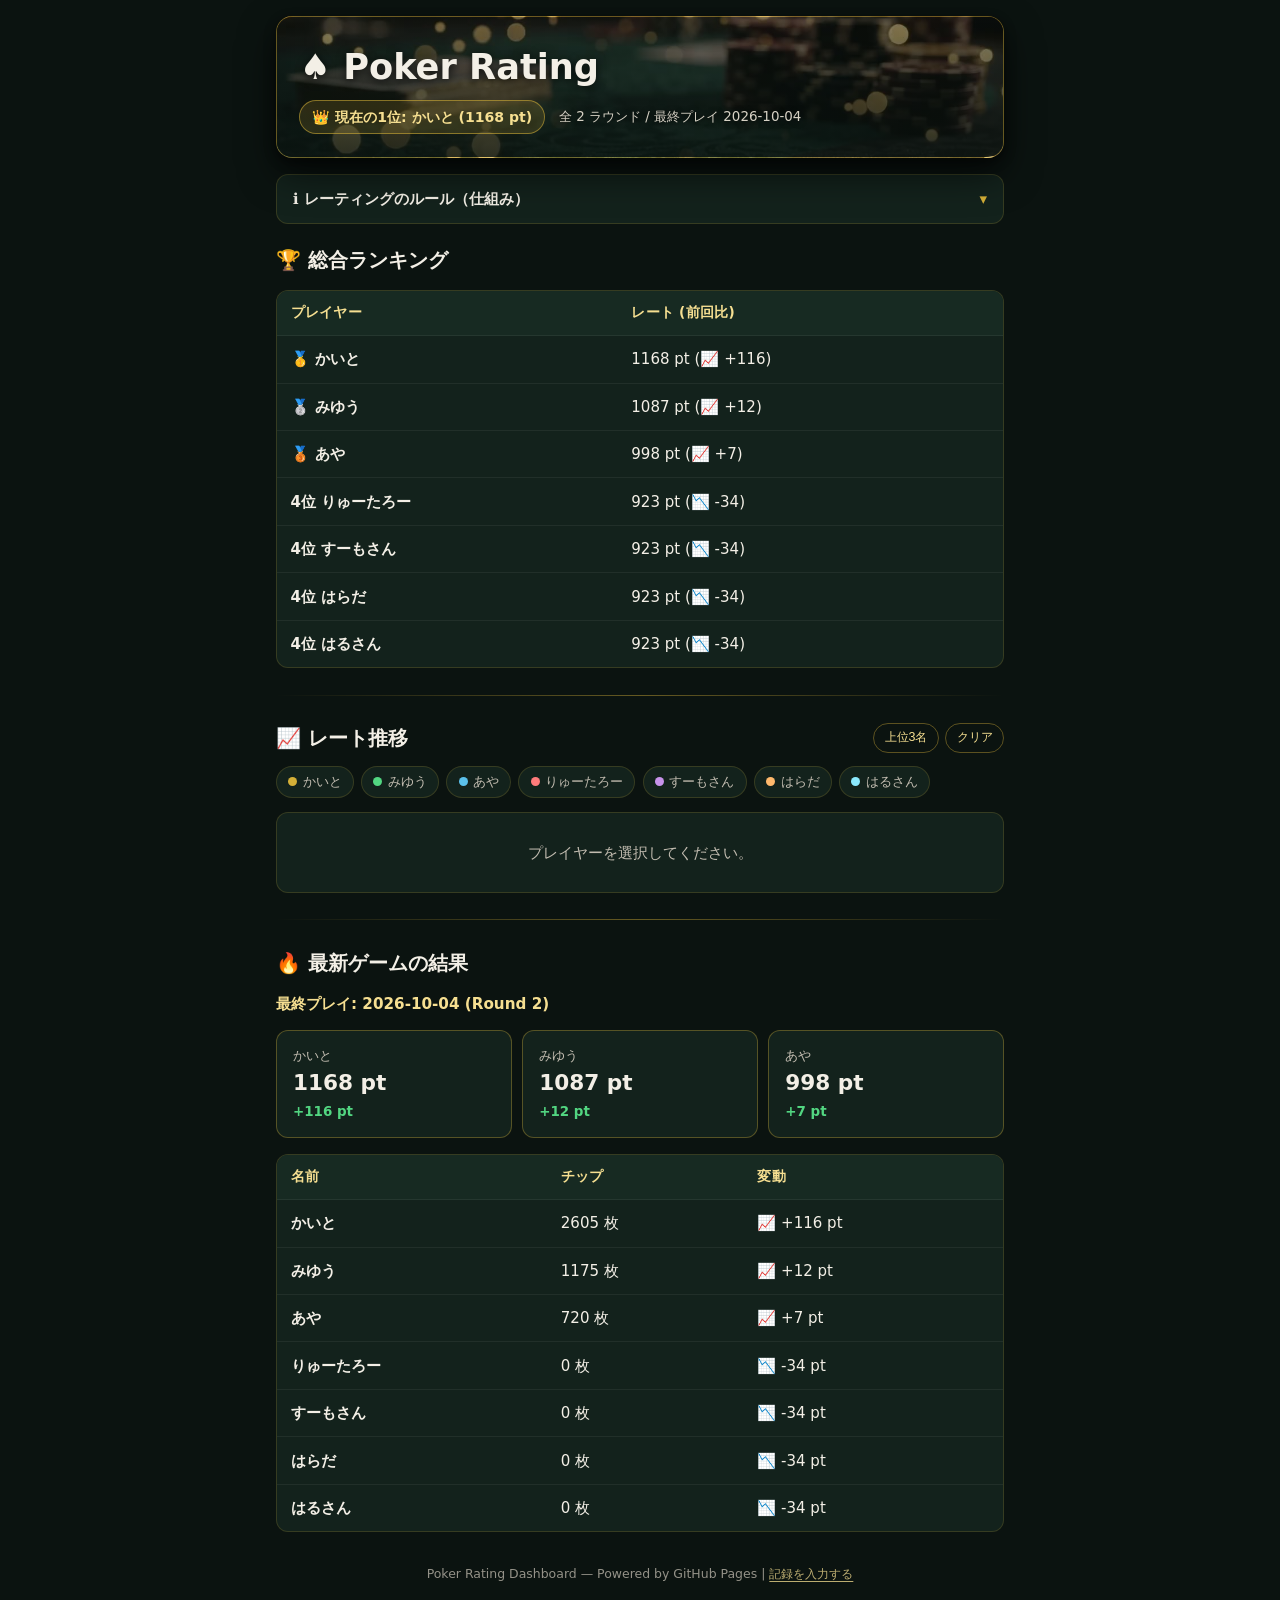
<file: index.html>
<!DOCTYPE html>
<html lang="ja">
<head>
  <meta charset="UTF-8">
  <meta name="viewport" content="width=device-width, initial-scale=1.0">
  <meta name="color-scheme" content="dark">
  <title>♠️ Poker Rating Dashboard</title>
  <link rel="stylesheet" href="./assets/style.css">
</head>
<body>
  <a href="#main-content" class="skip-link">メインコンテンツへ移動</a>

  <div class="page-shell">
    <header class="poker-hero" aria-label="サイトヘッダー">
      <video
        id="hero-video"
        class="poker-hero-video"
        autoplay
        loop
        muted
        playsinline
        preload="metadata"
        poster="./static/poker-hero-poster.jpg?v=5"
        aria-hidden="true"
      >
        <source src="./static/poker-hero-bg.mp4?v=5" type="video/mp4">
      </video>
      <div class="poker-hero-overlay" aria-hidden="true"></div>
      <div class="poker-hero-content">
        <h1 class="poker-hero-title">♠️ Poker Rating</h1>
        <div id="hero-meta" class="poker-hero-meta" aria-live="polite">
          <span class="poker-hero-stat">データを読み込んでいます…</span>
        </div>
      </div>
    </header>

    <main id="main-content" tabindex="-1">
      <details class="rules-box">
        <summary class="rules-summary">ℹ️ レーティングのルール（仕組み）</summary>
        <div class="rules-body">
          <ul>
            <li>初期スタート: 全員 <code>1000 pt</code> からスタートします。</li>
            <li>ポイントの増減: 自分の現在のレートから「これくらいチップを稼げるはず」という期待値が計算され、実際の獲得チップがそれを上回ればプラスに、下回ればマイナスになります。</li>
            <li>強者への勝利: 自分よりレートが高い（格上の）人がいるゲームで勝ち残ると、より多くのポイントを奪うことができます。</li>
          </ul>
        </div>
      </details>

      <div id="error-banner" class="status-banner is-hidden" role="alert"></div>

      <section class="panel" aria-labelledby="ranking-heading">
        <h2 id="ranking-heading" class="section-heading">🏆 総合ランキング</h2>
        <div tabindex="0" role="region" aria-labelledby="ranking-heading" class="table-wrapper">
          <table class="data-table">
            <caption class="visually-hidden">全プレイヤーの総合レーティング順位</caption>
            <thead>
              <tr>
                <th scope="col">プレイヤー</th>
                <th scope="col">レート (前回比)</th>
              </tr>
            </thead>
            <tbody id="ranking-tbody">
              <tr>
                <td colspan="2" class="empty-cell">読み込み中…</td>
              </tr>
            </tbody>
          </table>
        </div>
      </section>

      <hr class="gold-divider">

      <section class="panel" aria-labelledby="chart-heading">
        <div class="section-header-row">
          <h2 id="chart-heading" class="section-heading">📈 レート推移</h2>
          <div class="chart-actions">
            <button type="button" id="select-top3-btn" class="chip-action-btn">上位3名</button>
            <button type="button" id="clear-players-btn" class="chip-action-btn">クリア</button>
          </div>
        </div>
        <div id="player-selector" class="player-selector" role="group" aria-label="グラフに表示するプレイヤーを選択"></div>
        <div id="chart-container" class="chart-container">
          <p id="chart-empty-msg" class="info-box">プレイヤーを選択してください。</p>
          <div id="chart-svg-wrap" class="chart-svg-wrap is-hidden"></div>
        </div>
      </section>

      <hr class="gold-divider">

      <section class="panel" aria-labelledby="latest-heading">
        <h2 id="latest-heading" class="section-heading">🔥 最新ゲームの結果</h2>
        <p id="latest-meta-text" class="latest-meta-text"></p>
        <div id="latest-metrics" class="metrics-grid"></div>
        <div tabindex="0" role="region" aria-labelledby="latest-heading" class="table-wrapper">
          <table class="data-table">
            <caption class="visually-hidden">最新ラウンドの獲得チップとレート変動</caption>
            <thead>
              <tr>
                <th scope="col">名前</th>
                <th scope="col">チップ</th>
                <th scope="col">変動</th>
              </tr>
            </thead>
            <tbody id="latest-tbody">
              <tr>
                <td colspan="3" class="empty-cell">読み込み中…</td>
              </tr>
            </tbody>
          </table>
        </div>
      </section>
    </main>

    <footer class="site-footer">
      <p>Poker Rating Dashboard — Powered by GitHub Pages | <a href="./record.html" class="footer-link">記録を入力する</a></p>
    </footer>
  </div>

  <script src="./assets/app.js"></script>
</body>
</html>
</file>
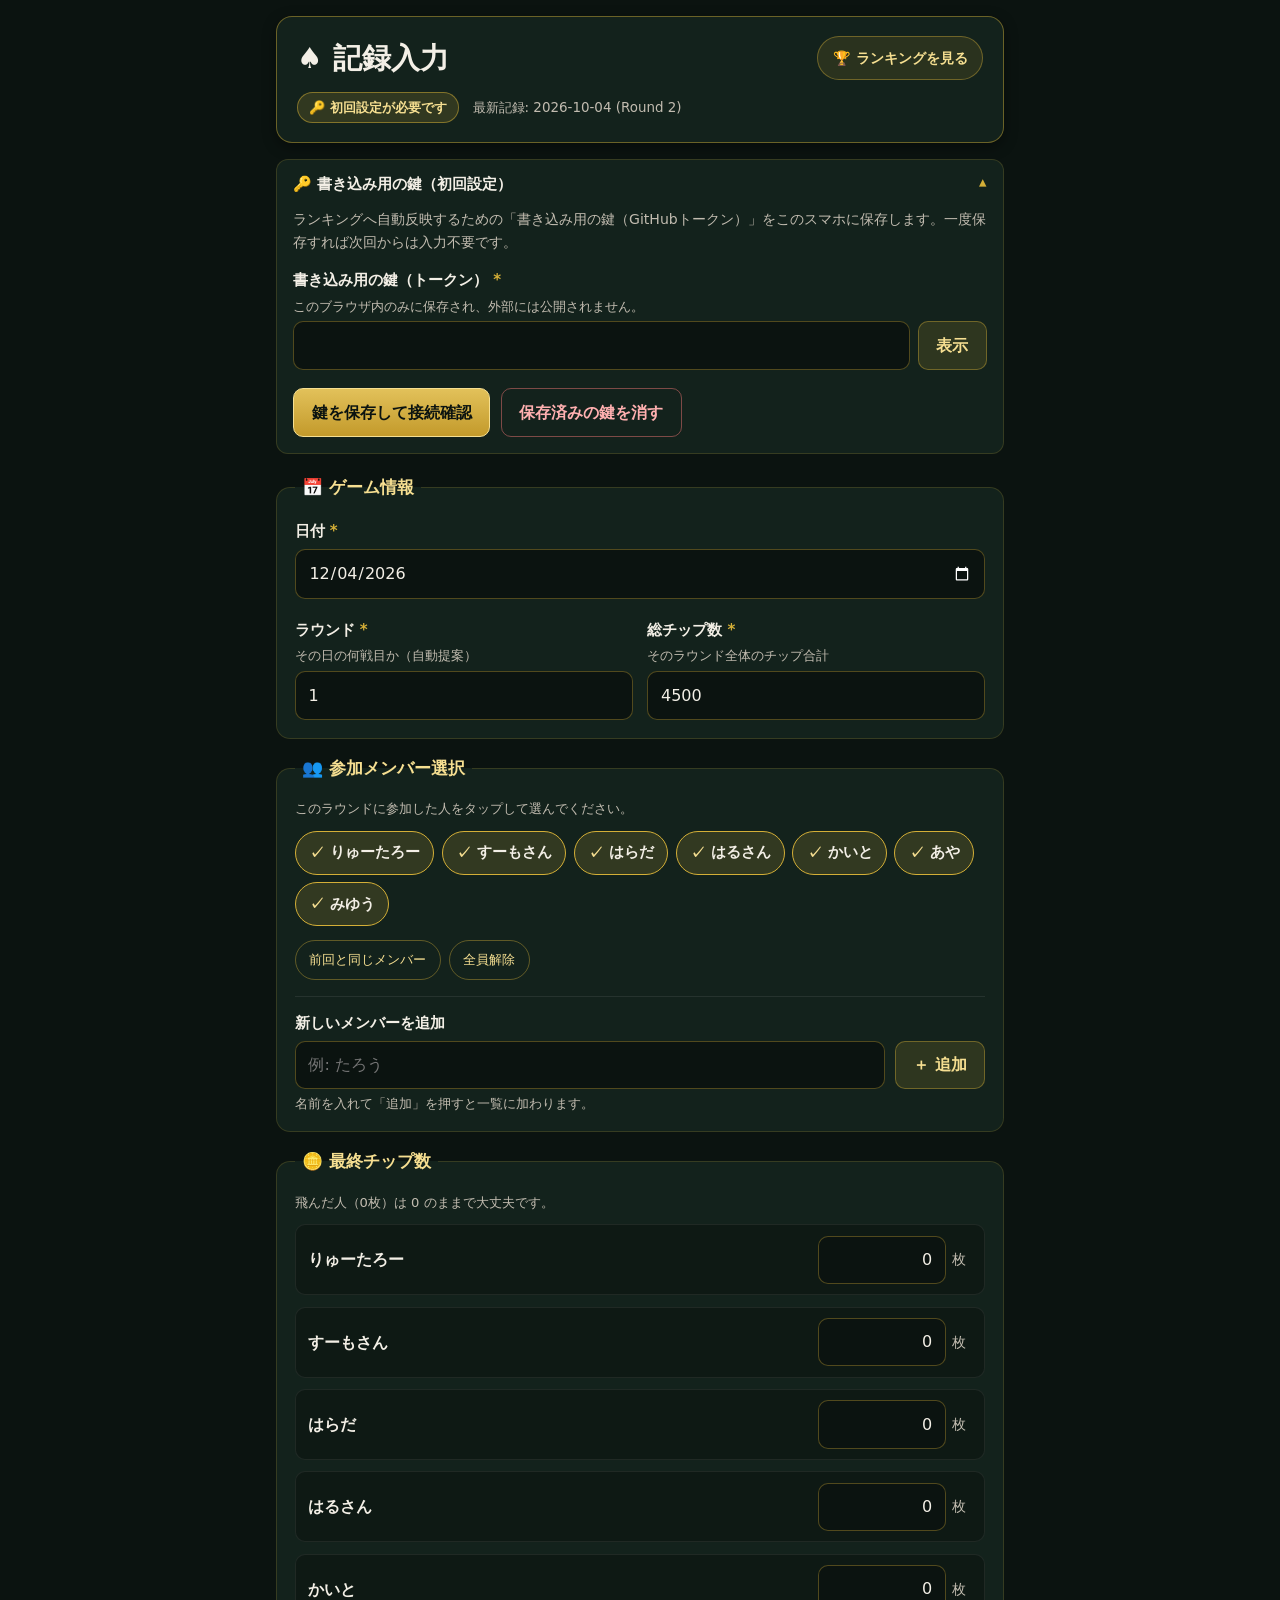
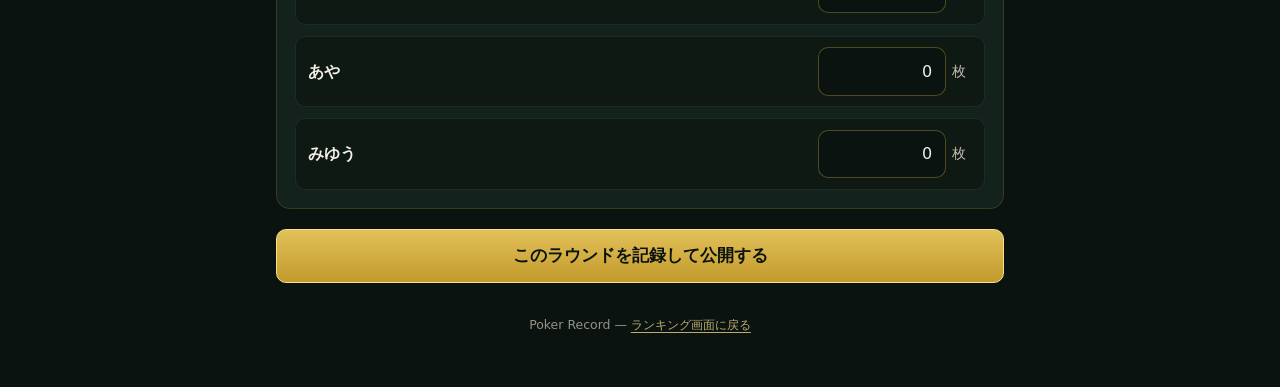
<file: record.html>
<!DOCTYPE html>
<html lang="ja">
<head>
  <meta charset="UTF-8">
  <meta name="viewport" content="width=device-width, initial-scale=1.0">
  <meta name="color-scheme" content="dark">
  <title>♠️ Poker Record — 記録入力</title>
  <link rel="stylesheet" href="./assets/style.css">
</head>
<body>
  <a href="#main-content" class="skip-link">メインコンテンツへ移動</a>

  <div class="page-shell">
    <header class="record-header" aria-label="サイトヘッダー">
      <div class="record-header-top">
        <h1 class="record-title">♠️ 記録入力</h1>
        <a href="./index.html" class="nav-pill-link">🏆 ランキングを見る</a>
      </div>
      <div class="record-header-meta">
        <span id="connection-badge" class="status-pill status-pill-warn" role="status" aria-live="polite">
          🔑 初回設定が必要です
        </span>
        <span id="latest-record-info" class="record-sub-info">最新データを読み込み中…</span>
      </div>
    </header>

    <main id="main-content" tabindex="-1">
      <div id="status-banner" class="status-banner is-hidden" role="status" aria-live="polite"></div>

      <!-- 初回のみ行う接続設定（保存先GitHubへの書き込み鍵） -->
      <details id="settings-box" class="rules-box settings-box">
        <summary class="rules-summary">🔑 書き込み用の鍵（初回設定）</summary>
        <div class="settings-body">
          <p class="settings-desc">
            ランキングへ自動反映するための「書き込み用の鍵（GitHubトークン）」をこのスマホに保存します。一度保存すれば次回からは入力不要です。
          </p>
          <form id="settings-form" action="#" method="post" aria-labelledby="settings-form-title" novalidate>
            <h2 id="settings-form-title" class="visually-hidden">接続設定フォーム</h2>
            <div class="form-field">
              <label for="github-token" class="form-label">
                書き込み用の鍵（トークン） <span class="required-mark" aria-hidden="true">*</span>
              </label>
              <span id="token-hint" class="field-hint">
                このブラウザ内のみに保存され、外部には公開されません。
              </span>
              <div class="password-row">
                <input
                  type="password"
                  id="github-token"
                  name="github_token"
                  class="form-input"
                  autocomplete="current-password"
                  autocorrect="off"
                  autocapitalize="none"
                  spellcheck="false"
                  enterkeyhint="done"
                  aria-describedby="token-hint"
                  data-error="token-error"
                  required
                >
                <button
                  type="button"
                  id="toggle-token-btn"
                  class="secondary-btn toggle-visibility-btn"
                  aria-pressed="false"
                  aria-label="鍵の文字を表示"
                >
                  表示
                </button>
              </div>
              <div id="token-error" class="field-error">
                <span role="img" aria-label="エラー">❌</span> 書き込み用の鍵を入力してください。
              </div>
            </div>

            <div class="settings-actions">
              <button type="submit" id="save-token-btn" class="primary-btn">鍵を保存して接続確認</button>
              <button type="button" id="clear-token-btn" class="danger-ghost-btn">保存済みの鍵を消す</button>
            </div>
          </form>
        </div>
      </details>

      <!-- メインの記録入力フォーム -->
      <form id="record-form" class="record-form" action="#" method="post" aria-labelledby="record-form-heading" novalidate>
        <h2 id="record-form-heading" class="visually-hidden">ラウンド結果の記録フォーム</h2>

        <fieldset class="form-panel">
          <legend class="panel-legend">📅 ゲーム情報</legend>

          <div class="form-field">
            <label for="game-date" class="form-label">
              日付 <span class="required-mark" aria-hidden="true">*</span>
            </label>
            <input
              type="date"
              id="game-date"
              name="date"
              class="form-input"
              required
              data-error="date-error"
            >
            <div id="date-error" class="field-error">
              <span role="img" aria-label="エラー">❌</span> 日付を選択してください。
            </div>
          </div>

          <div class="form-row-2">
            <div class="form-field">
              <label for="game-round" class="form-label">
                ラウンド <span class="required-mark" aria-hidden="true">*</span>
              </label>
              <span id="round-hint" class="field-hint">その日の何戦目か（自動提案）</span>
              <input
                type="text"
                id="game-round"
                name="round"
                class="form-input"
                inputmode="numeric"
                pattern="[0-9]+"
                enterkeyhint="next"
                aria-describedby="round-hint"
                data-error="round-error"
                required
              >
              <div id="round-error" class="field-error">
                <span role="img" aria-label="エラー">❌</span> 1以上の半角数字を入力してください。
              </div>
            </div>

            <div class="form-field">
              <label for="total-chips" class="form-label">
                総チップ数 <span class="required-mark" aria-hidden="true">*</span>
              </label>
              <span id="total-chips-hint" class="field-hint">そのラウンド全体のチップ合計</span>
              <input
                type="text"
                id="total-chips"
                name="total_game_chips"
                class="form-input"
                inputmode="numeric"
                pattern="[0-9]+"
                enterkeyhint="next"
                aria-describedby="total-chips-hint"
                data-error="total-chips-error"
                required
              >
              <div id="total-chips-error" class="field-error">
                <span role="img" aria-label="エラー">❌</span> 1以上の半角数字を入力してください。
              </div>
            </div>
          </div>
        </fieldset>

        <fieldset class="form-panel">
          <legend class="panel-legend">👥 参加メンバー選択</legend>
          <p class="field-hint block-hint">このラウンドに参加した人をタップして選んでください。</p>

          <div id="member-picker" class="player-selector" role="group" aria-label="参加メンバーを選択"></div>

          <div class="member-tools">
            <button type="button" id="select-last-members-btn" class="chip-action-btn">前回と同じメンバー</button>
            <button type="button" id="clear-members-btn" class="chip-action-btn">全員解除</button>
          </div>

          <div class="add-member-row">
            <div class="add-member-input-wrap">
              <label for="new-player-name" class="form-label">新しいメンバーを追加</label>
              <input
                type="text"
                id="new-player-name"
                name="new_player_name"
                class="form-input"
                placeholder="例: たろう"
                maxlength="40"
                enterkeyhint="done"
                aria-describedby="new-player-hint"
              >
              <span id="new-player-hint" class="field-hint">名前を入れて「追加」を押すと一覧に加わります。</span>
            </div>
            <button type="button" id="add-player-btn" class="secondary-btn add-member-btn">＋ 追加</button>
          </div>
        </fieldset>

        <fieldset class="form-panel">
          <legend class="panel-legend">🪙 最終チップ数</legend>
          <p class="field-hint block-hint">飛んだ人（0枚）は 0 のままで大丈夫です。</p>

          <div id="chips-list" class="chips-list">
            <p class="info-box">上で参加メンバーを選んでください。</p>
          </div>
        </fieldset>

        <div class="submit-section">
          <button type="submit" id="submit-record-btn" class="primary-btn submit-btn">
            このラウンドを記録して公開する
          </button>
        </div>
      </form>
    </main>

    <footer class="site-footer">
      <p>Poker Record — <a href="./index.html" class="footer-link">ランキング画面に戻る</a></p>
    </footer>
  </div>

  <script src="./assets/record.js"></script>
</body>
</html>
</file>
<file: assets/style.css>
:root {
  color-scheme: dark;
  --bg-base: #0b1310;
  --bg-surface: #13221c;
  --bg-surface-hover: #192d25;
  --border-gold: rgba(212, 175, 55, 0.4);
  --border-subtle: rgba(212, 175, 55, 0.18);
  --accent-gold: #d4af37;
  --accent-gold-bright: #f6df91;
  --text-primary: #f3efe6;
  --text-muted: #c2bcb0;
  --positive: #52d681;
  --negative: #ff7b7b;
  --in-oklab: ;
}

@supports (background: linear-gradient(in oklab, white, black)) {
  :root {
    --in-oklab: in oklab;
  }
}

*,
*::before,
*::after {
  box-sizing: border-box;
}

body {
  margin: 0;
  font-family: system-ui, -apple-system, "Segoe UI", "Hiragino Kaku Gothic ProN", "Yu Gothic UI", sans-serif;
  background-color: var(--bg-base);
  color: var(--text-primary);
  line-height: 1.6;
  -webkit-font-smoothing: antialiased;
}

.visually-hidden:where(:not(:focus-within, :active)) {
  position: absolute !important;
  clip-path: inset(50%) !important;
  overflow: hidden !important;
  width: 1px !important;
  height: 1px !important;
  margin: -1px !important;
  padding: 0 !important;
  border: 0 !important;
  white-space: nowrap !important;
}

.skip-link {
  position: absolute;
  left: -9999px;
  top: 0.75rem;
  z-index: 100;
  padding: 0.6rem 1rem;
  border-radius: 8px;
  background: var(--accent-gold);
  color: #0b1310;
  font-weight: 700;
  text-decoration: none;
}

.skip-link:focus {
  left: 0.75rem;
}

:where(a:any-link, button, summary, input, [tabindex="0"]):focus-visible {
  outline: 3px solid var(--accent-gold);
  outline-offset: 2px;
}

.page-shell {
  width: min(100%, 760px);
  margin: 0 auto;
  padding: 1rem 1rem 2.5rem;
}

/* Hero Banner */
.poker-hero {
  position: relative;
  overflow: hidden;
  border-radius: 16px;
  border: 1px solid rgba(212, 175, 55, 0.45);
  background: var(--bg-base) url("../static/poker-hero-poster.jpg?v=5") center / cover no-repeat;
  box-shadow: 0 4px 12px rgba(0, 0, 0, 0.45), 0 16px 36px rgba(0, 0, 0, 0.6);
  margin-bottom: 1rem;
  padding: 1.8rem 1.4rem 1.45rem;
}

.poker-hero-video {
  position: absolute;
  inset: 0;
  width: 100%;
  height: 100%;
  object-fit: cover;
  pointer-events: none;
  z-index: 0;
}

.poker-hero-overlay {
  position: absolute;
  inset: 0;
  z-index: 1;
  pointer-events: none;
  background: linear-gradient(to bottom var(--in-oklab), rgba(8, 16, 13, 0.45), rgba(8, 16, 13, 0.85));
}

.poker-hero-content {
  position: relative;
  z-index: 2;
  display: flex;
  flex-direction: column;
  gap: 0.75rem;
}

.poker-hero-title {
  margin: 0;
  font-size: clamp(1.55rem, 4.5vw, 2.2rem);
  font-weight: 700;
  line-height: 1.2;
  color: var(--text-primary);
  text-shadow: 0 2px 10px rgba(0, 0, 0, 0.75);
}

@media (prefers-reduced-motion: reduce) {
  .poker-hero-video {
    display: none !important;
  }
}

.poker-hero-meta {
  display: flex;
  flex-wrap: wrap;
  align-items: center;
  gap: 0.5rem 0.85rem;
}

.poker-hero-badge {
  display: inline-flex;
  align-items: center;
  padding: 0.3rem 0.75rem;
  border-radius: 999px;
  background: rgba(212, 175, 55, 0.16);
  border: 1px solid rgba(212, 175, 55, 0.55);
  color: var(--accent-gold-bright);
  font-size: 0.88rem;
  font-weight: 600;
}

.poker-hero-stat {
  color: #d6d1c4;
  font-size: 0.84rem;
  text-shadow: 0 1px 6px rgba(0, 0, 0, 0.75);
}

/* Rules Details */
.rules-box {
  background: var(--bg-surface);
  border: 1px solid var(--border-subtle);
  border-radius: 12px;
  margin-bottom: 1.25rem;
  overflow: hidden;
}

.rules-summary {
  padding: 0.75rem 1rem;
  min-block-size: 44px;
  display: flex;
  align-items: center;
  font-weight: 600;
  font-size: 0.94rem;
  cursor: pointer;
  list-style: none;
}

.rules-summary::-webkit-details-marker {
  display: none;
}

.rules-summary::after {
  content: "▾";
  margin-left: auto;
  color: var(--accent-gold);
  transition: transform 0.2s ease;
}

.rules-box[open] .rules-summary::after {
  transform: rotate(180deg);
}

.rules-body {
  padding: 0 1rem 0.9rem;
  color: var(--text-muted);
  font-size: 0.9rem;
}

.rules-body ul {
  margin: 0;
  padding-left: 1.2rem;
}

.rules-body li + li {
  margin-top: 0.35rem;
}

.rules-body code {
  background: rgba(212, 175, 55, 0.14);
  color: var(--accent-gold-bright);
  padding: 0.1rem 0.35rem;
  border-radius: 4px;
}

.status-banner {
  padding: 0.85rem 1rem;
  border-radius: 10px;
  background: rgba(255, 123, 123, 0.12);
  border: 1px solid rgba(255, 123, 123, 0.45);
  color: #ffd1d1;
  margin-bottom: 1rem;
}

.is-hidden {
  display: none !important;
}

.section-heading {
  margin: 0 0 0.85rem;
  font-size: 1.25rem;
  font-weight: 700;
  color: var(--text-primary);
}

.section-header-row {
  display: flex;
  flex-wrap: wrap;
  align-items: center;
  justify-content: space-between;
  gap: 0.5rem;
  margin-bottom: 0.75rem;
}

.section-header-row .section-heading {
  margin-bottom: 0;
}

.gold-divider {
  border: none;
  height: 1px;
  background: linear-gradient(to right, transparent, rgba(212, 175, 55, 0.45), transparent);
  margin: 1.65rem 0;
}

/* Tables */
.table-wrapper {
  overflow: auto;
  max-inline-size: 100%;
  border-radius: 12px;
  border: 1px solid var(--border-subtle);
  background: var(--bg-surface);
  container-type: inline-size;
}

.data-table {
  width: 100%;
  border-collapse: separate;
  border-spacing: 0;
  font-size: 0.94rem;
}

.data-table thead {
  position: sticky;
  inset-block-start: 0;
  z-index: 1;
}

.data-table th,
.data-table td {
  padding: 0.7rem 0.85rem;
  text-align: left;
  border-bottom: 1px solid rgba(255, 255, 255, 0.06);
  white-space: nowrap;
}

.data-table thead th {
  background: #172a22;
  color: var(--accent-gold-bright);
  font-weight: 600;
  font-size: 0.85rem;
  letter-spacing: 0.02em;
}

.data-table tbody tr:last-child th,
.data-table tbody tr:last-child td {
  border-bottom: none;
}

.data-table tbody tr:hover {
  background: var(--bg-surface-hover);
}

.data-table tbody th {
  font-weight: 600;
  color: var(--text-primary);
}

.empty-cell {
  text-align: center !important;
  color: var(--text-muted);
  padding: 1.25rem !important;
}

/* Player Chips & Chart */
.chart-actions {
  display: flex;
  gap: 0.4rem;
}

.chip-action-btn {
  min-block-size: 30px;
  padding: 0.25rem 0.65rem;
  border-radius: 999px;
  border: 1px solid var(--border-gold);
  background: transparent;
  color: var(--accent-gold-bright);
  font-size: 0.78rem;
  cursor: pointer;
}

.chip-action-btn:hover {
  background: rgba(212, 175, 55, 0.14);
}

.player-selector {
  display: flex;
  flex-wrap: wrap;
  gap: 0.45rem;
  margin-bottom: 0.85rem;
}

.player-chip {
  display: inline-flex;
  align-items: center;
  gap: 0.35rem;
  min-block-size: 32px;
  padding: 0.25rem 0.7rem;
  border-radius: 999px;
  border: 1px solid var(--border-subtle);
  background: var(--bg-surface);
  color: var(--text-muted);
  font-size: 0.84rem;
  cursor: pointer;
  transition: border-color 0.15s ease, background-color 0.15s ease, color 0.15s ease;
}

.player-chip:hover {
  border-color: var(--border-gold);
  color: var(--text-primary);
}

.player-chip[aria-pressed="true"] {
  background: rgba(212, 175, 55, 0.16);
  border-color: var(--accent-gold);
  color: var(--text-primary);
  font-weight: 600;
}

.player-chip-dot {
  width: 9px;
  height: 9px;
  border-radius: 50%;
  flex-shrink: 0;
}

.chart-container {
  background: var(--bg-surface);
  border: 1px solid var(--border-subtle);
  border-radius: 12px;
  padding: 0.75rem;
  touch-action: pan-y;
}

.info-box {
  margin: 0;
  padding: 1rem;
  text-align: center;
  color: var(--text-muted);
  font-size: 0.92rem;
}

.chart-svg-wrap {
  position: relative;
  width: 100%;
}

.chart-svg {
  width: 100%;
  height: auto;
  display: block;
}

.chart-tooltip {
  position: absolute;
  pointer-events: none;
  background: rgba(11, 19, 16, 0.94);
  border: 1px solid var(--accent-gold);
  border-radius: 8px;
  padding: 0.4rem 0.6rem;
  font-size: 0.78rem;
  color: var(--text-primary);
  white-space: nowrap;
  z-index: 5;
  box-shadow: 0 4px 12px rgba(0, 0, 0, 0.5);
}

/* Latest Game Metrics */
.latest-meta-text {
  margin: 0 0 0.85rem;
  color: var(--accent-gold-bright);
  font-weight: 600;
  font-size: 0.95rem;
}

.metrics-grid {
  display: grid;
  grid-template-columns: repeat(auto-fit, minmax(150px, 1fr));
  gap: 0.65rem;
  margin-bottom: 1rem;
}

.metric-card {
  background: var(--bg-surface);
  border: 1px solid rgba(212, 175, 55, 0.35);
  border-radius: 12px;
  padding: 0.85rem 1rem;
}

.metric-label {
  font-size: 0.84rem;
  color: var(--text-muted);
  margin-bottom: 0.25rem;
}

.metric-value {
  font-size: 1.35rem;
  font-weight: 700;
  color: var(--text-primary);
  line-height: 1.25;
}

.metric-delta {
  margin-top: 0.25rem;
  font-size: 0.84rem;
  font-weight: 600;
}

.delta-pos {
  color: var(--positive);
}

.delta-neg {
  color: var(--negative);
}

.delta-zero {
  color: var(--text-muted);
}

.site-footer {
  margin-top: 2rem;
  text-align: center;
  color: var(--text-muted);
  font-size: 0.78rem;
  opacity: 0.75;
}

@container (width < 380px) {
  .data-table th,
  .data-table td {
    padding: 0.55rem 0.6rem;
    font-size: 0.86rem;
  }
}

.footer-link {
  color: var(--accent-gold-bright);
  text-decoration: underline;
  text-underline-offset: 3px;
  white-space: nowrap;
}

.footer-link:hover {
  color: var(--text-primary);
}

/* Record Input Page */
.record-header {
  background: var(--bg-surface);
  border: 1px solid rgba(212, 175, 55, 0.45);
  border-radius: 16px;
  padding: 1.2rem 1.25rem;
  margin-bottom: 1rem;
  box-shadow: 0 4px 14px rgba(0, 0, 0, 0.4);
}

.record-header-top {
  display: flex;
  flex-wrap: wrap;
  align-items: center;
  justify-content: space-between;
  gap: 0.75rem;
  margin-bottom: 0.75rem;
}

.record-title {
  margin: 0;
  font-size: clamp(1.35rem, 4vw, 1.8rem);
  font-weight: 700;
  line-height: 1.2;
  color: var(--text-primary);
}

.nav-pill-link {
  display: inline-flex;
  align-items: center;
  justify-content: center;
  min-height: 44px;
  padding: 0.45rem 0.9rem;
  border-radius: 999px;
  border: 1px solid var(--border-gold);
  background: rgba(212, 175, 55, 0.12);
  color: var(--accent-gold-bright);
  font-size: 0.88rem;
  font-weight: 600;
  text-decoration: none;
}

.nav-pill-link:hover {
  background: rgba(212, 175, 55, 0.22);
}

.record-header-meta {
  display: flex;
  flex-wrap: wrap;
  align-items: center;
  gap: 0.5rem 0.85rem;
}

.status-pill {
  display: inline-flex;
  align-items: center;
  padding: 0.25rem 0.7rem;
  border-radius: 999px;
  font-size: 0.82rem;
  font-weight: 600;
}

.status-pill-ok {
  background: rgba(82, 214, 129, 0.14);
  border: 1px solid rgba(82, 214, 129, 0.45);
  color: #9bf0b8;
}

.status-pill-warn {
  background: rgba(212, 175, 55, 0.16);
  border: 1px solid rgba(212, 175, 55, 0.5);
  color: var(--accent-gold-bright);
}

.record-sub-info {
  color: var(--text-muted);
  font-size: 0.84rem;
}

.status-banner-success {
  background: rgba(82, 214, 129, 0.14);
  border-color: rgba(82, 214, 129, 0.5);
  color: #cdf7dc;
  display: flex;
  flex-wrap: wrap;
  align-items: center;
  justify-content: space-between;
  gap: 0.5rem 1rem;
}

.status-banner-error {
  background: rgba(255, 123, 123, 0.14);
  border-color: rgba(255, 123, 123, 0.55);
  color: #ffd6d6;
}

.status-banner-info {
  background: rgba(212, 175, 55, 0.12);
  border-color: rgba(212, 175, 55, 0.45);
  color: var(--accent-gold-bright);
}

.banner-link {
  color: var(--accent-gold-bright);
  font-weight: 700;
  text-decoration: underline;
  text-underline-offset: 3px;
  white-space: nowrap;
}

.settings-body {
  padding: 0 1rem 1rem;
}

.settings-desc {
  margin: 0 0 0.9rem;
  color: var(--text-muted);
  font-size: 0.88rem;
}

.settings-actions {
  display: flex;
  flex-wrap: wrap;
  gap: 0.65rem;
  margin-top: 0.25rem;
}

.record-form {
  display: flex;
  flex-direction: column;
  gap: 1rem;
}

.form-panel {
  margin: 0;
  padding: 1.15rem 1.1rem;
  border-radius: 14px;
  border: 1px solid var(--border-subtle);
  background: var(--bg-surface);
}

.panel-legend {
  padding: 0 0.45rem;
  font-size: 1.06rem;
  font-weight: 700;
  color: var(--accent-gold-bright);
}

.form-field {
  display: flex;
  flex-direction: column;
  gap: 0.35rem;
  margin-block-end: 1.15rem;
}

.form-field:last-child {
  margin-block-end: 0;
}

.form-row-2 {
  display: grid;
  grid-template-columns: repeat(auto-fit, minmax(190px, 1fr));
  gap: 0.9rem;
}

.form-row-2 .form-field {
  margin-block-end: 0;
}

.form-label {
  display: inline-block;
  font-size: 0.94rem;
  font-weight: 600;
  color: var(--text-primary);
}

.required-mark {
  color: var(--accent-gold);
}

.field-hint {
  display: block;
  font-size: 0.82rem;
  color: var(--text-muted);
  line-height: 1.4;
}

.block-hint {
  margin: 0 0 0.75rem;
}

.form-input {
  width: 100%;
  font: inherit;
  font-size: max(1rem, 1em);
  min-height: 48px;
  padding: 0.65rem 0.8rem;
  border-radius: 10px;
  border: 1px solid rgba(212, 175, 55, 0.35);
  background-color: var(--bg-base);
  color: var(--text-primary);
  accent-color: var(--accent-gold);
  transition: border-color 0.15s ease, background-color 0.15s ease;
}

.form-input:hover {
  border-color: rgba(212, 175, 55, 0.6);
}

.form-input:is(:user-invalid, .user-invalid-fallback) {
  border-color: var(--negative);
  background-color: rgba(255, 123, 123, 0.08);
}

.field-error {
  display: none;
  font-size: 0.84rem;
  color: #ffb0b0;
  margin-top: 0.15rem;
}

.form-input:is(:user-invalid, .user-invalid-fallback) + .field-error,
.password-row:has(.form-input:is(:user-invalid, .user-invalid-fallback)) + .field-error,
.chip-input-wrap:has(.form-input:is(:user-invalid, .user-invalid-fallback)) + .field-error {
  display: block;
}

.password-row {
  display: flex;
  gap: 0.5rem;
  align-items: stretch;
}

.password-row .form-input {
  flex: 1;
  min-width: 0;
}

.toggle-visibility-btn {
  flex-shrink: 0;
  min-width: 68px;
}

.primary-btn,
.secondary-btn,
.danger-ghost-btn {
  font: inherit;
  font-size: max(0.95rem, 1em);
  min-height: 48px;
  padding: 0.65rem 1.1rem;
  border-radius: 10px;
  font-weight: 700;
  cursor: pointer;
  transition: transform 0.1s ease, opacity 0.15s ease, background-color 0.15s ease;
}

.primary-btn {
  border: 1px solid var(--accent-gold-bright);
  background: linear-gradient(180deg, #e2c15a, #c39a2b);
  color: #0b1310;
}

.primary-btn:hover:not(:disabled) {
  filter: brightness(1.06);
}

.primary-btn:disabled {
  opacity: 0.6;
  cursor: wait;
}

.secondary-btn {
  border: 1px solid var(--border-gold);
  background: rgba(212, 175, 55, 0.14);
  color: var(--accent-gold-bright);
  font-weight: 600;
}

.secondary-btn:hover {
  background: rgba(212, 175, 55, 0.24);
}

.danger-ghost-btn {
  border: 1px solid rgba(255, 123, 123, 0.45);
  background: transparent;
  color: #ffb0b0;
  font-weight: 600;
}

.danger-ghost-btn:hover {
  background: rgba(255, 123, 123, 0.12);
}

.member-toggle-chip {
  min-block-size: 44px;
  padding: 0.35rem 0.85rem;
  font-size: 0.92rem;
}

.member-check-mark {
  font-weight: 700;
  color: var(--accent-gold-bright);
}

.member-tools {
  display: flex;
  flex-wrap: wrap;
  gap: 0.5rem;
  margin-bottom: 1rem;
}

.member-tools .chip-action-btn {
  min-block-size: 40px;
  padding: 0.35rem 0.85rem;
  font-size: 0.84rem;
}

.add-member-row {
  display: flex;
  flex-wrap: wrap;
  align-items: flex-end;
  gap: 0.6rem;
  padding-top: 0.9rem;
  border-top: 1px solid rgba(255, 255, 255, 0.08);
}

.add-member-input-wrap {
  flex: 1 1 200px;
  display: flex;
  flex-direction: column;
  gap: 0.35rem;
}

.add-member-btn {
  flex-shrink: 0;
  align-self: flex-start;
  margin-top: 1.85rem;
}

.chips-list {
  display: flex;
  flex-direction: column;
  gap: 0.7rem;
}

.chip-input-row {
  display: grid;
  grid-template-columns: 1fr auto;
  align-items: center;
  gap: 0.45rem 0.75rem;
  padding: 0.65rem 0.8rem;
  border-radius: 10px;
  background: rgba(11, 19, 16, 0.55);
  border: 1px solid rgba(255, 255, 255, 0.07);
}

.chip-player-label {
  font-weight: 600;
  font-size: 0.98rem;
  color: var(--text-primary);
  word-break: break-word;
}

.chip-input-wrap {
  display: flex;
  align-items: center;
  gap: 0.4rem;
}

.chip-number-input {
  width: 128px;
  text-align: right;
  font-variant-numeric: tabular-nums;
}

.chip-unit {
  color: var(--text-muted);
  font-size: 0.9rem;
  min-width: 1.2rem;
}

.chip-input-row .field-error {
  grid-column: 1 / -1;
}

.submit-section {
  margin-top: 0.25rem;
}

.submit-btn {
  width: 100%;
  min-height: 54px;
  font-size: 1.04rem;
}

@media (pointer: coarse) {
  .form-input,
  .primary-btn,
  .secondary-btn,
  .danger-ghost-btn {
    min-height: 52px;
  }
}

@media (max-width: 480px) {
  .add-member-btn {
    width: 100%;
    margin-top: 0;
  }
}
</file>
